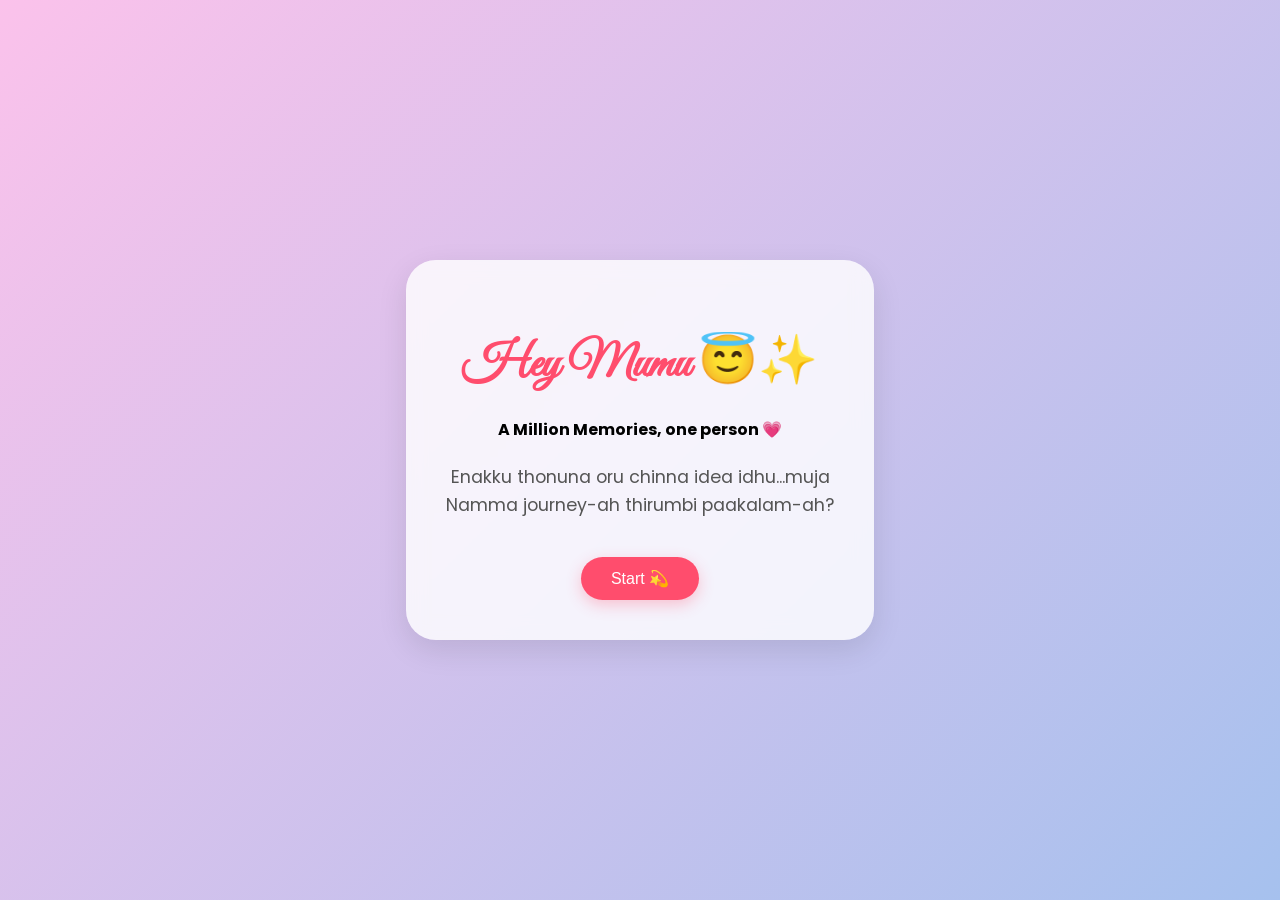
<file: index.html>
<!DOCTYPE html>
<html>
<head>
    <title>For Mumu ✨</title>
    <link rel="stylesheet" href="style.css">
</head>
<body onload="createHearts()">
    
    <div class="box">
        <h1>Hey Mumu 😇✨</h1>
        <h4>A Million Memories, one person 💗</h4>
        <p>Enakku thonuna oru chinna idea idhu...muja <br>Namma journey-ah thirumbi paakalam-ah?</p>
        <button onclick="next('page2.html')">Start 💫</button>
    </div>

    <script src="script.js"></script>
</body>
</html>
</file>
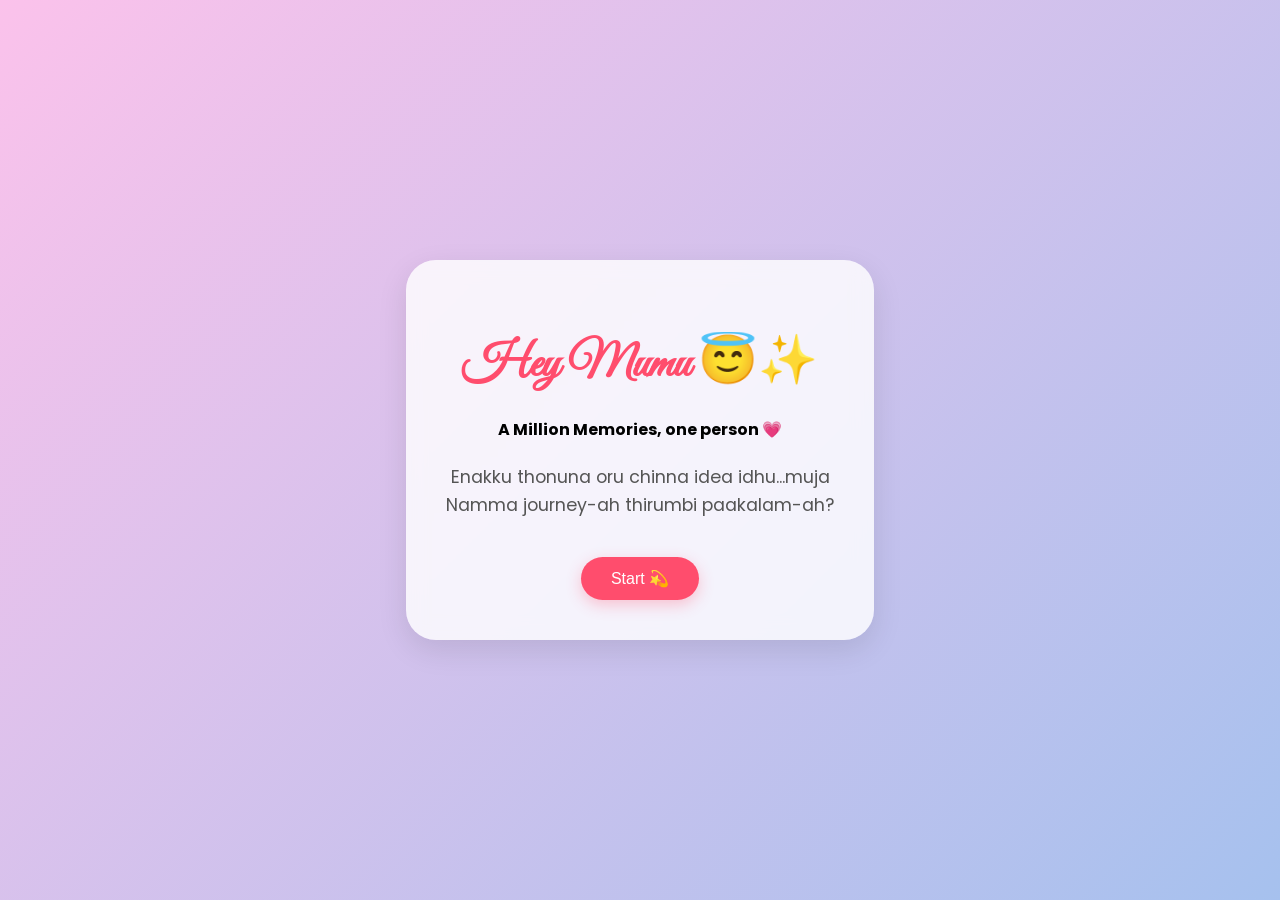
<file: page1.html>
<!DOCTYPE html>
<html>
<head>
    <title>For Mumu ✨</title>
    <link rel="stylesheet" href="style.css">
</head>
<body onload="createHearts()">
    
    <div class="box">
        <h1>Hey Mumu 😇✨</h1>
        <h4>A Million Memories, one person 💗</h4>
        <p>Enakku thonuna oru chinna idea idhu...muja <br>Namma journey-ah thirumbi paakalam-ah?</p>
        <button onclick="next('page2.html')">Start 💫</button>
    </div>

    <script src="script.js"></script>
</body>
</html>
</file>
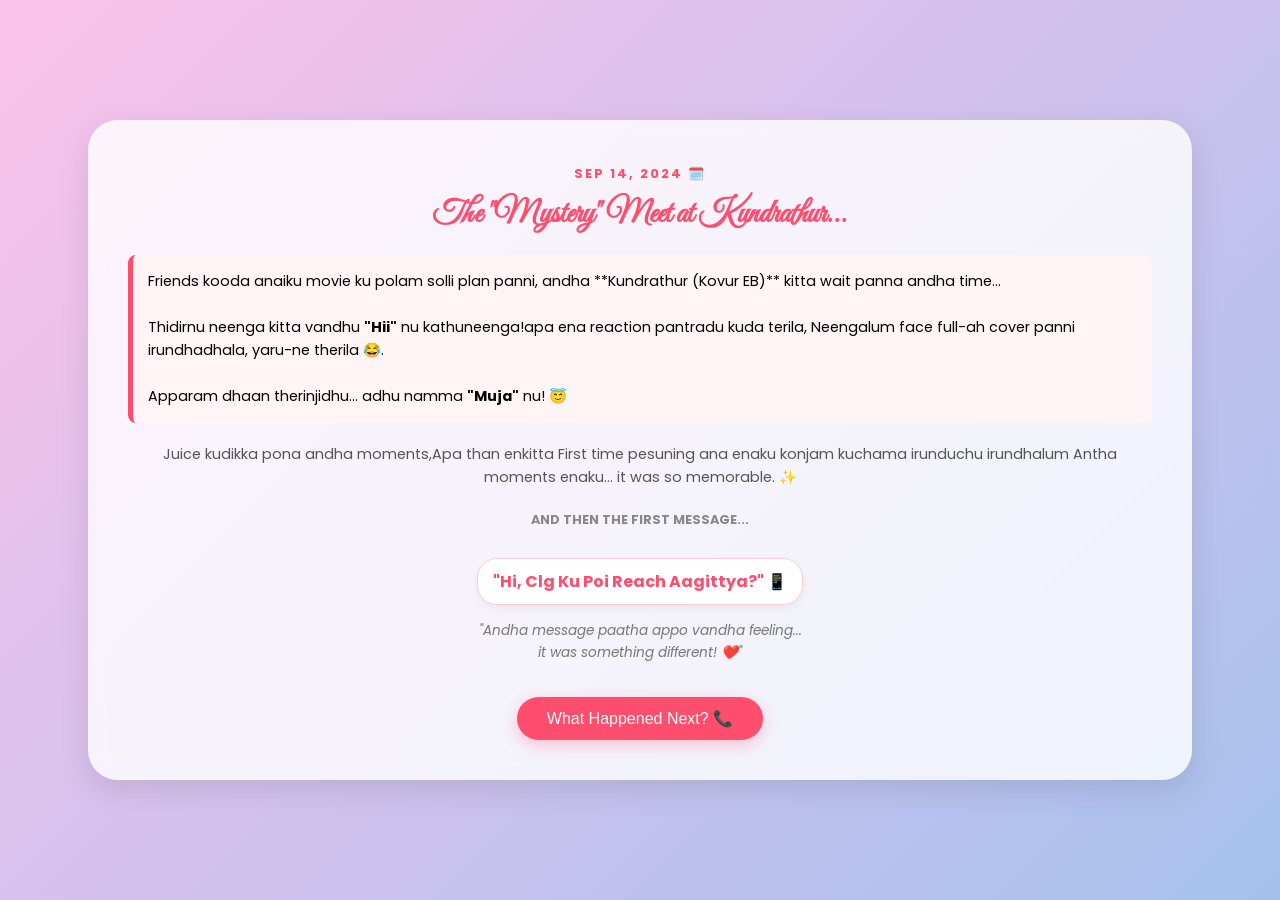
<file: page3.html>
<!DOCTYPE html>
<html lang="en">
<head>
    <meta charset="UTF-8">
    <meta name="viewport" content="width=device-width, initial-scale=1.0">
    <title>The First Meet ✨</title>
    <link rel="stylesheet" href="style.css">
    <style>
        .memory-card {
            background: #fff5f7;
            border-left: 5px solid #ff4d6d;
            padding: 15px;
            margin: 20px 0;
            text-align: left;
            border-radius: 8px;
            font-size: 0.9rem;
            line-height: 1.6;
        }
        .chat-bubble {
            background: #ffffff;
            border: 1px solid #ffccd5;
            padding: 10px 15px;
            border-radius: 20px;
            margin-top: 15px;
            display: inline-block;
            font-weight: bold;
            color: #ff4d6d;
            box-shadow: 0 4px 8px rgba(0,0,0,0.05);
        }
    </style>
</head>
<body onload="createHearts()">

    <div class="box">
        <span style="font-size: 0.8rem; color: #ff4d6d; font-weight: bold; letter-spacing: 2px;">SEP 14, 2024 🗓️</span>
        
        <h1 style="font-family: 'Great Vibes', cursive; font-size: 2rem; margin: 10px 0;">The "Mystery" Meet at Kundrathur...</h1>
        
        <div class="memory-card">
            Friends kooda anaiku movie ku polam solli plan panni, andha **Kundrathur (Kovur EB)** kitta wait panna andha time... <br><br>
            Thidirnu neenga kitta vandhu <strong>"Hii"</strong> nu kathuneenga!apa ena reaction pantradu kuda terila, Neengalum face full-ah cover panni irundhadhala, yaru-ne therila 😂. <br><br>
            Apparam dhaan therinjidhu... adhu namma <strong>"Muja"</strong> nu! 😇 
        </div>

        <p style="font-size: 0.9rem; color: #555;">
            Juice kudikka pona andha moments,Apa than enkitta First time  pesuning ana enaku konjam kuchama irunduchu irundhalum Antha moments enaku... it was so memorable. ✨
        </p>

        <p style="font-size: 0.8rem; color: #888; margin-top: 20px; font-weight: bold;">AND THEN THE FIRST MESSAGE...</p>
        <div class="chat-bubble">
            "Hi, Clg Ku Poi Reach Aagittya?" 📱
        </div>

        <p style="font-style: italic; font-size: 0.85rem; color: #777; margin-top: 15px;">
            "Andha message paatha appo vandha feeling... <br> it was something different! ❤️"
        </p>

        <button onclick="next('page4.html')">What Happened Next? 📞</button>
    </div>

    <script src="script.js"></script>
</body>
</html>
</file>
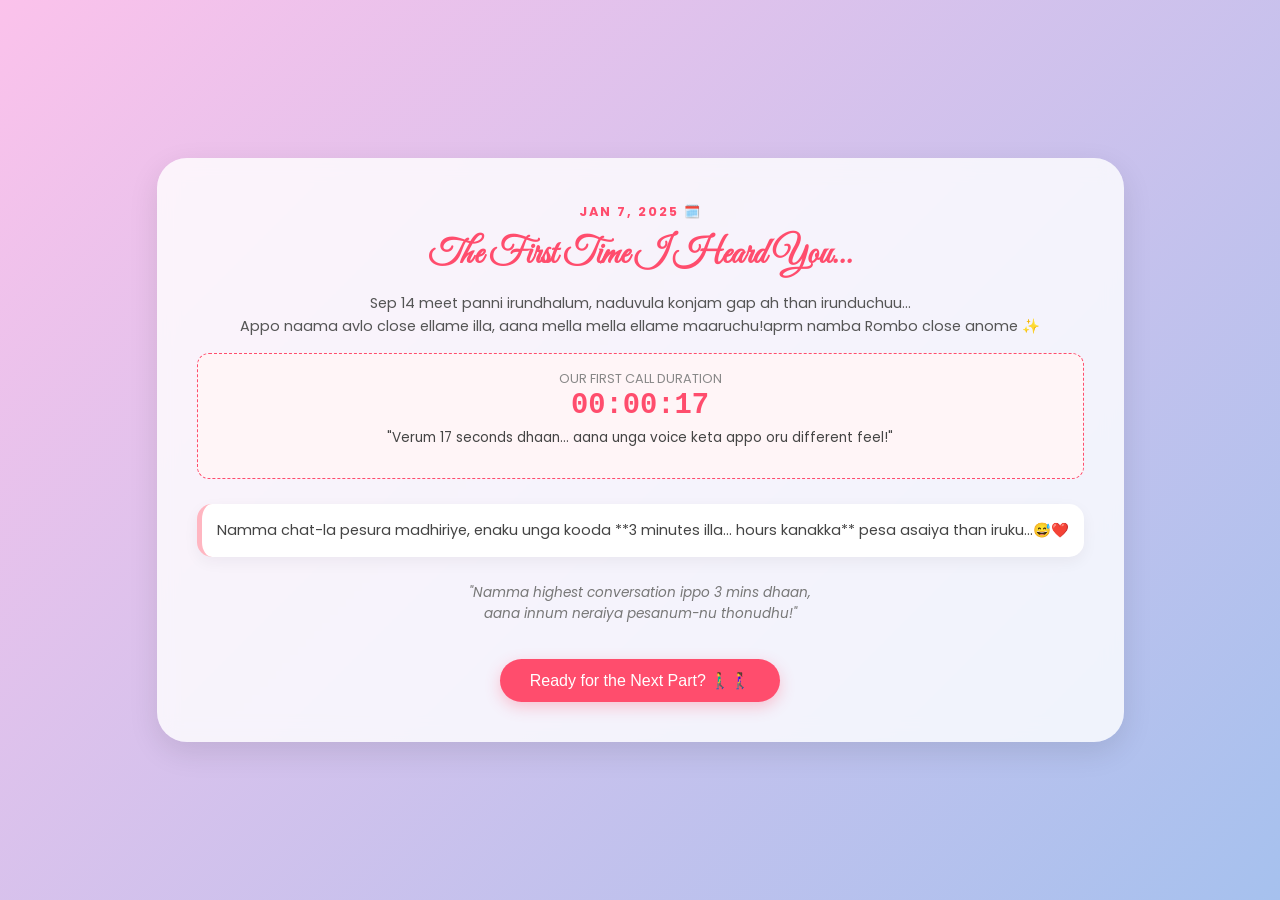
<file: page4.html>
<!DOCTYPE html>
<html lang="en">
<head>
    <meta charset="UTF-8">
    <meta name="viewport" content="width=device-width, initial-scale=1.0">
    <title>The First Call 📞</title>
    <link rel="stylesheet" href="style.css">
    <style>
        .timeline-box {
            background: #fff;
            border-radius: 15px;
            padding: 15px;
            margin: 25px 0;
            border-left: 5px solid #ffb6c1;
            text-align: left;
            box-shadow: 0 5px 15px rgba(0,0,0,0.05);
        }
        .call-stats {
            background: #fff5f7;
            padding: 15px;
            border-radius: 12px;
            margin: 15px 0;
            border: 1px dashed #ff4d6d;
        }
        .timer-text {
            font-size: 1.8rem;
            color: #ff4d6d;
            font-weight: bold;
            font-family: 'Courier New', Courier, monospace;
        }
    </style>
</head>
<body onload="createHearts()">

    <div class="box">
        <span style="font-size: 0.8rem; color: #ff4d6d; font-weight: bold; letter-spacing: 2px;">JAN 7, 2025 🗓️</span>
        
        <h1 style="font-family: 'Great Vibes', cursive; font-size: 2.2rem; margin: 10px 0;">The First Time I Heard You...</h1>
        
        <p style="font-size: 0.9rem; color: #555;">
            Sep 14 meet panni irundhalum, naduvula konjam gap ah than irunduchuu... <br>
            Appo naama avlo close ellame illa, aana mella mella ellame maaruchu!aprm namba Rombo close anome ✨
        </p>

        <div class="call-stats">
            <p style="margin: 0; font-size: 0.8rem; color: #888;">OUR FIRST CALL DURATION</p>
            <div class="timer-text">00:00:17</div>
            <p style="font-size: 0.85rem; margin-top: 5px; color: #444;">
                "Verum 17 seconds dhaan... aana unga voice keta appo oru different feel!"
            </p>
        </div>

        <div class="timeline-box">
            <p style="font-size: 0.9rem; margin: 0; color: #444;">
                Namma chat-la pesura madhiriye, enaku unga kooda **3 minutes illa... hours kanakka** pesa asaiya than iruku...😅❤️
            </p>
        </div>

        <p style="font-style: italic; font-size: 0.85rem; color: #777; margin-top: 15px;">
            "Namma highest conversation ippo 3 mins dhaan, <br> aana innum neraiya pesanum-nu thonudhu!"
        </p>

        <button onclick="next('page5.html')">Ready for the Next Part? 🚶‍♂️🚶‍♀️</button>
    </div>

    <script src="script.js"></script>
</body>
</html>
</file>
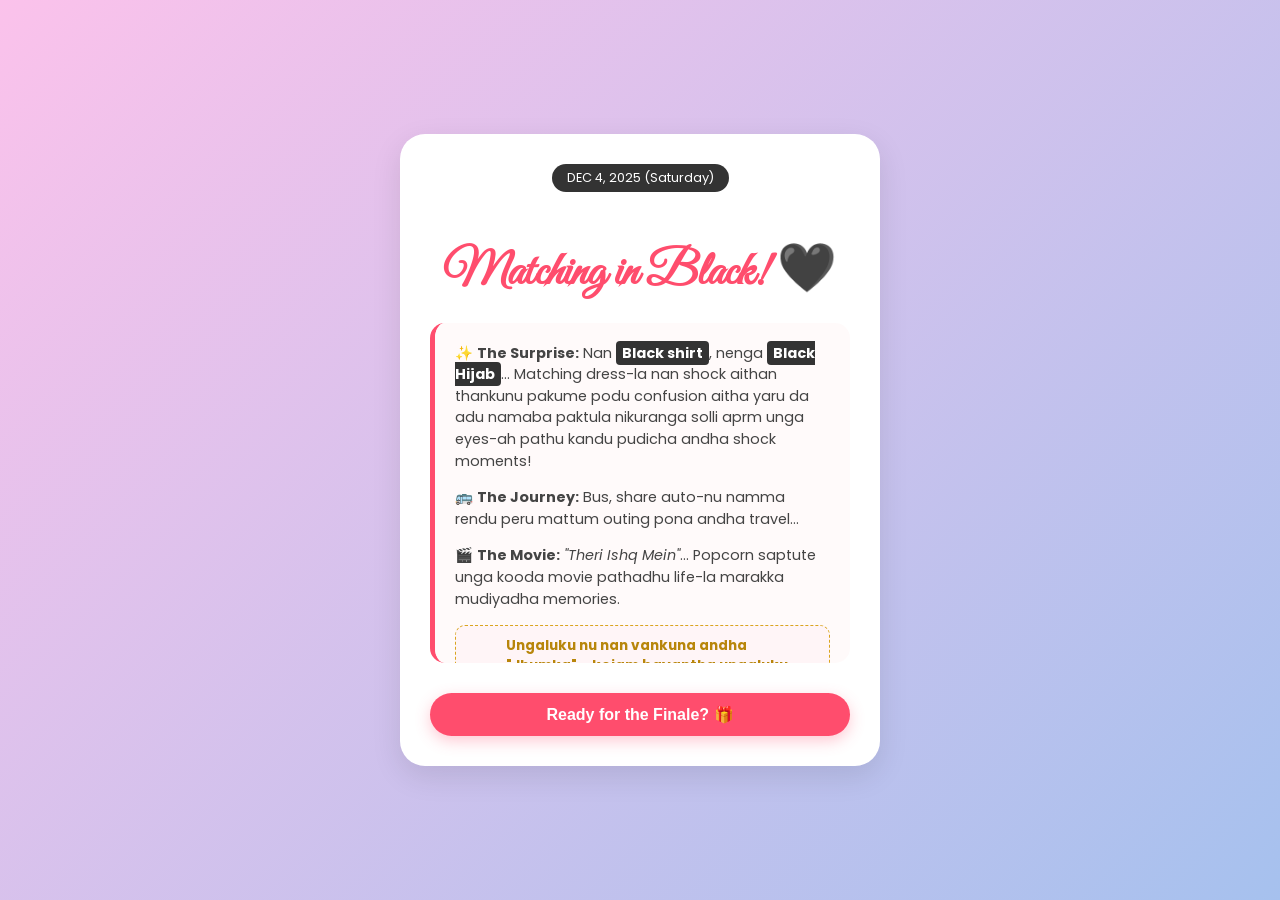
<file: page6.html>
<!DOCTYPE html>
<html lang="en">
<head>
    <meta charset="UTF-8">
    <meta name="viewport" content="width=device-width, initial-scale=1.0">
    <title>Our Best Day 🖤</title>
    <link rel="stylesheet" href="style.css">
    <style>
        .box {
            background: white;
            padding: 30px;
            border-radius: 25px;
            box-shadow: 0 10px 30px rgba(0,0,0,0.1);
            text-align: center;
            width: 90%;
            max-width: 420px;
        }

        .date-badge {
            background: #333; /* Black for the theme */
            color: white;
            padding: 5px 15px;
            border-radius: 15px;
            font-size: 0.8rem;
            display: inline-block;
            margin-bottom: 15px;
        }

        .story-scroll {
            text-align: left;
            background: #fffafa;
            padding: 20px;
            border-radius: 15px;
            border-left: 5px solid #ff4d6d;
            margin: 20px 0;
            max-height: 300px;
            overflow-y: auto;
        }

        .memory-point {
            margin-bottom: 15px;
            font-size: 0.9rem;
            line-height: 1.5;
            color: #444;
        }

        .highlight-black {
            background: #333;
            color: white;
            padding: 2px 6px;
            border-radius: 4px;
            font-weight: bold;
        }

        .jhumka-box {
            background: #fff5f7;
            border: 1px dashed #daa520;
            padding: 10px;
            border-radius: 10px;
            margin-top: 10px;
            display: flex;
            align-items: center;
            justify-content: center;
            gap: 10px;
        }

        button {
            background: #ff4d6d;
            color: white;
            border: none;
            padding: 12px 25px;
            border-radius: 25px;
            cursor: pointer;
            font-weight: bold;
            width: 100%;
            margin-top: 10px;
        }
    </style>
</head>
<body onload="createHearts()">

    <div class="box">
        <div class="date-badge">DEC 4, 2025 (Saturday)</div>
        
        <h1 style="font-family: 'Great Vibes', cursive; color: #ff4d6d;">Matching in Black! 🖤</h1>
        
        <div class="story-scroll">
            <div class="memory-point">
                ✨ <b>The Surprise:</b> Nan <span class="highlight-black">Black shirt</span>, nenga <span class="highlight-black">Black Hijab</span>... Matching dress-la nan shock aithan thankunu pakume podu confusion aitha yaru da adu namaba paktula nikuranga solli aprm unga eyes-ah pathu kandu pudicha andha shock moments!
            </div>

            <div class="memory-point">
                🚌 <b>The Journey:</b> Bus, share auto-nu namma rendu peru mattum outing pona andha travel...
            </div>

            <div class="memory-point">
                🎬 <b>The Movie:</b> <i>"Theri Ishq Mein"</i>... Popcorn saptute unga kooda movie pathadhu life-la marakka mudiyadha memories.
            </div>

            <div class="jhumka-box">
                <span style="font-size: 1.5rem;">✨</span>
                <span style="font-size: 0.85rem; color: #b8860b; font-weight: bold;">
                    Ungaluku nu nan vankuna andha "Jhumka"... kojam bayantha ungaluku pudikuma pudikada solli ana  Nenga Jhumka va  pathu happy aninga  apa enaku edo saadhicha mathri feel achu! 💛
                </span>
            </div>

            <div class="memory-point" style="margin-top: 15px;">
                🍽️ <b>Poonamallee:</b> aprom movie mudichi nadanthu poi auto pudichi Poonamallee ku ponadu ellam maraka mudiyada momries aprom Kadai-la saptu, bus stand-la unga bus ethu vittutu nan hostel vandha andha day... One of the best days of my life!
            </div>
        </div>

        <button onclick="next('page7.html')">Ready for the Finale? 🎁</button>
    </div>

    <script src="script.js"></script>
</body>
</html>
</file>
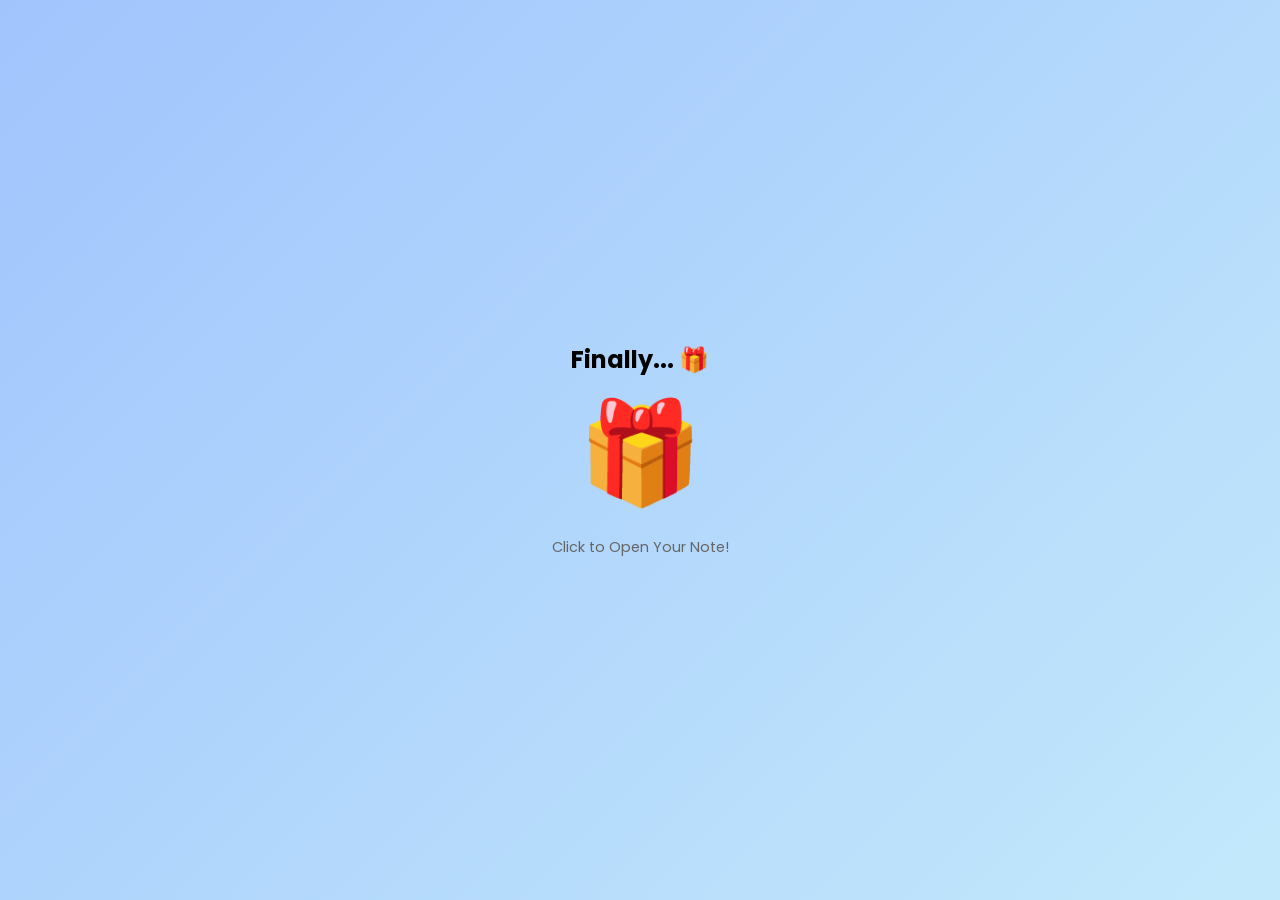
<file: page7.html>
<!DOCTYPE html>
<html lang="en">
<head>
    <meta charset="UTF-8">
    <meta name="viewport" content="width=device-width, initial-scale=1.0">
    <title>For My Special person, Muja✨</title>
    <link href="https://fonts.googleapis.com/css2?family=Great+Vibes&family=Poppins:wght@300;400;600&display=swap" rel="stylesheet">
    <style>
        * { margin: 0; padding: 0; box-sizing: border-box; }

        body {
            background: linear-gradient(135deg, #a1c4fd 0%, #c2e9fb 100%); /* Softer Premium Blue */
            font-family: 'Poppins', sans-serif;
            display: flex;
            justify-content: center;
            align-items: center;
            min-height: 100vh;
            overflow: hidden;
            position: relative;
        }

        /* Confetti Container */
        #confetti-container {
            position: absolute;
            width: 100%;
            height: 100%;
            pointer-events: none;
            z-index: 100;
        }

        /* Glassmorphism Card Style */
        .glass-card {
            background: rgba(255, 255, 255, 0.25);
            backdrop-filter: blur(12px);
            -webkit-backdrop-filter: blur(12px);
            border: 1px solid rgba(255, 255, 255, 0.4);
            border-radius: 30px;
            padding: 40px 30px;
            width: 90%;
            max-width: 420px;
            text-align: center;
            box-shadow: 0 8px 32px 0 rgba(31, 38, 135, 0.15);
            z-index: 10;
            display: none; /* Initially Hidden */
            animation: popIn 0.8s cubic-bezier(0.175, 0.885, 0.32, 1.275);
        }

        @keyframes popIn {
            from { transform: scale(0); opacity: 0; }
            to { transform: scale(1); opacity: 1; }
        }

        /* Gift Button Styling */
        .gift-container {
            position: absolute;
            top: 50%;
            left: 50%;
            transform: translate(-50%, -50%);
            text-align: center;
            cursor: pointer;
            z-index: 20;
            transition: 0.3s;
        }

        .gift-container:hover { transform: translate(-50%, -50%) scale(1.1); }
        
        .gift-box {
            font-size: 100px;
            animation: wobble 1s infinite alternate;
        }

        @keyframes wobble {
            0% { transform: rotate(-5deg); }
            100% { transform: rotate(5deg); }
        }

        /* Content Styling inside Glass Card */
        h1 { font-family: 'Great Vibes', cursive; color: #1e3a8a; font-size: 2.8rem; margin-bottom: 20px; }
        
        .message-box {
            font-size: 0.95rem;
            line-height: 1.8;
            color: #2c3e50;
            text-align: center;
            font-weight: 400;
        }

        .message-box p { margin-bottom: 15px; }

        .highlight { color: #1e40af; font-weight: 600; text-transform: uppercase; letter-spacing: 1px; }

        .footer-text { margin-top: 30px; font-weight: 600; color: #1e3a8a; font-size: 1.2rem; display: block; }

        .star-icon { color: #f1c40f; margin: 0 5px; }
    </style>
</head>
<body>

    <div id="confetti-container"></div>

    <div class="gift-container" id="gift-btn" onclick="openGift()">
        <h2>Finally... 🎁</h2>
        <div class="gift-box">🎁</div>
        <p style="color: #666; font-size: 0.9rem; margin-top: 10px;">Click to Open Your Note!</p>
    </div>

    <div class="glass-card" id="final-card">
        <h1>Thanks For You, Mumu... <span class="star-icon">✨</span></h1>
        
        <div class="message-box">
            <p>Muja, neenga en life-la enaku kedacha <span class="highlight">Treasure</span>.</p>
            
            <p>Enaku evlo <span class="highlight">supportive</span>-ah irundheenga-nu ungala mathri oru person en life-la kedaika nan kuduthu vechi irukanum.</p>
            
            <p>Unga kooda inum naraya memories create paṇanum.</p>
            
            <p style="font-size: 0.85rem; font-style: italic; color: #576574; margin-top: 5px;">Eduvaraikum ethachi ungala kastha paduthi irunda sorry...</p>
            
            <p>Unga kooda pesura oru moments um enaku special than <span class="highlight">Mumu</span>. Neenga en life-la oru best part!</p>
        </div>

        <div class="footer-text">Always stay with me,Mumu😌 <span style="font-size: 1.5rem;"></span></div>
    </div>

    <script>
        function openGift() {
            // Hide gift button
            document.getElementById('gift-btn').style.display = 'none';
            // Show Glass Card with animation
            document.getElementById('final-card').style.display = 'block';
            
            // Trigger Confetti effect
            createConfetti();
        }

        // Simple Confetti Animation
        function createConfetti() {
            const container = document.getElementById('confetti-container');
            for(let i=0; i<60; i++) {
                let div = document.createElement('div');
                div.style.position = 'absolute';
                div.style.width = '10px';
                div.style.height = '10px';
                // Colors logic
                div.style.background = ['#3498db', '#f1c40f', '#fff', '#c2e9fb'][Math.floor(Math.random()*4)];
                div.style.top = Math.random() * -100 + 'px';
                div.style.left = Math.random() * window.innerWidth + 'px';
                div.style.borderRadius = '50%';
                container.appendChild(div);

                let speed = Math.random() * 3 + 3; // speed logic
                div.animate([
                    { transform: `translateY(0)` },
                    { transform: `translateY(${window.innerHeight + 100}px)` }
                ], { duration: speed * 1000, easing: 'linear' });

                // Remove logic
                setTimeout(() => div.remove(), speed * 1000);
            }
        }
    </script>

</body>
</html>
</file>
<file: style.css>
@import url('https://fonts.googleapis.com/css2?family=Poppins:wght@300;600&family=Great+Vibes&display=swap');

body {
    margin: 0;
    padding: 0;
    font-family: 'Poppins', sans-serif;
    background: linear-gradient(135deg, #fbc2eb 0%, #a6c1ee 100%); /* Soft Pink to Blue */
    height: 100vh;
    display: flex;
    justify-content: center;
    align-items: center;
    overflow: hidden;
    text-align: center;
}

.box {
    background: rgba(255, 255, 255, 0.8);
    padding: 40px;
    border-radius: 30px;
    box-shadow: 0 10px 30px rgba(0,0,0,0.1);
    backdrop-filter: blur(10px);
    max-width: 80%;
    animation: zoomIn 0.8s ease;
}

h1 {
    font-family: 'Great Vibes', cursive;
    color: #ff4d6d;
    font-size: 3rem;
    margin-bottom: 10px;
}

p {
    font-size: 1.1rem;
    color: #555;
    line-height: 1.6;
}

button {
    background: #ff4d6d;
    color: white;
    border: none;
    padding: 12px 30px;
    border-radius: 50px;
    font-size: 1rem;
    cursor: pointer;
    transition: 0.3s;
    margin-top: 20px;
    box-shadow: 0 5px 15px rgba(255, 77, 109, 0.3);
}

button:hover {
    transform: scale(1.1);
    background: #ff758f;
}

/* Floating Hearts Styling */
.heart {
    position: absolute;
    color: rgba(255, 77, 109, 0.6);
    font-size: 20px;
    pointer-events: none;
    animation: moveUp 4s linear forwards;
}

@keyframes moveUp {
    0% { transform: translateY(100vh) rotate(0deg); opacity: 1; }
    100% { transform: translateY(-10vh) rotate(360deg); opacity: 0; }
}

@keyframes zoomIn {
    from { opacity: 0; transform: scale(0.8); }
    to { opacity: 1; transform: scale(1); }
}
</file>
